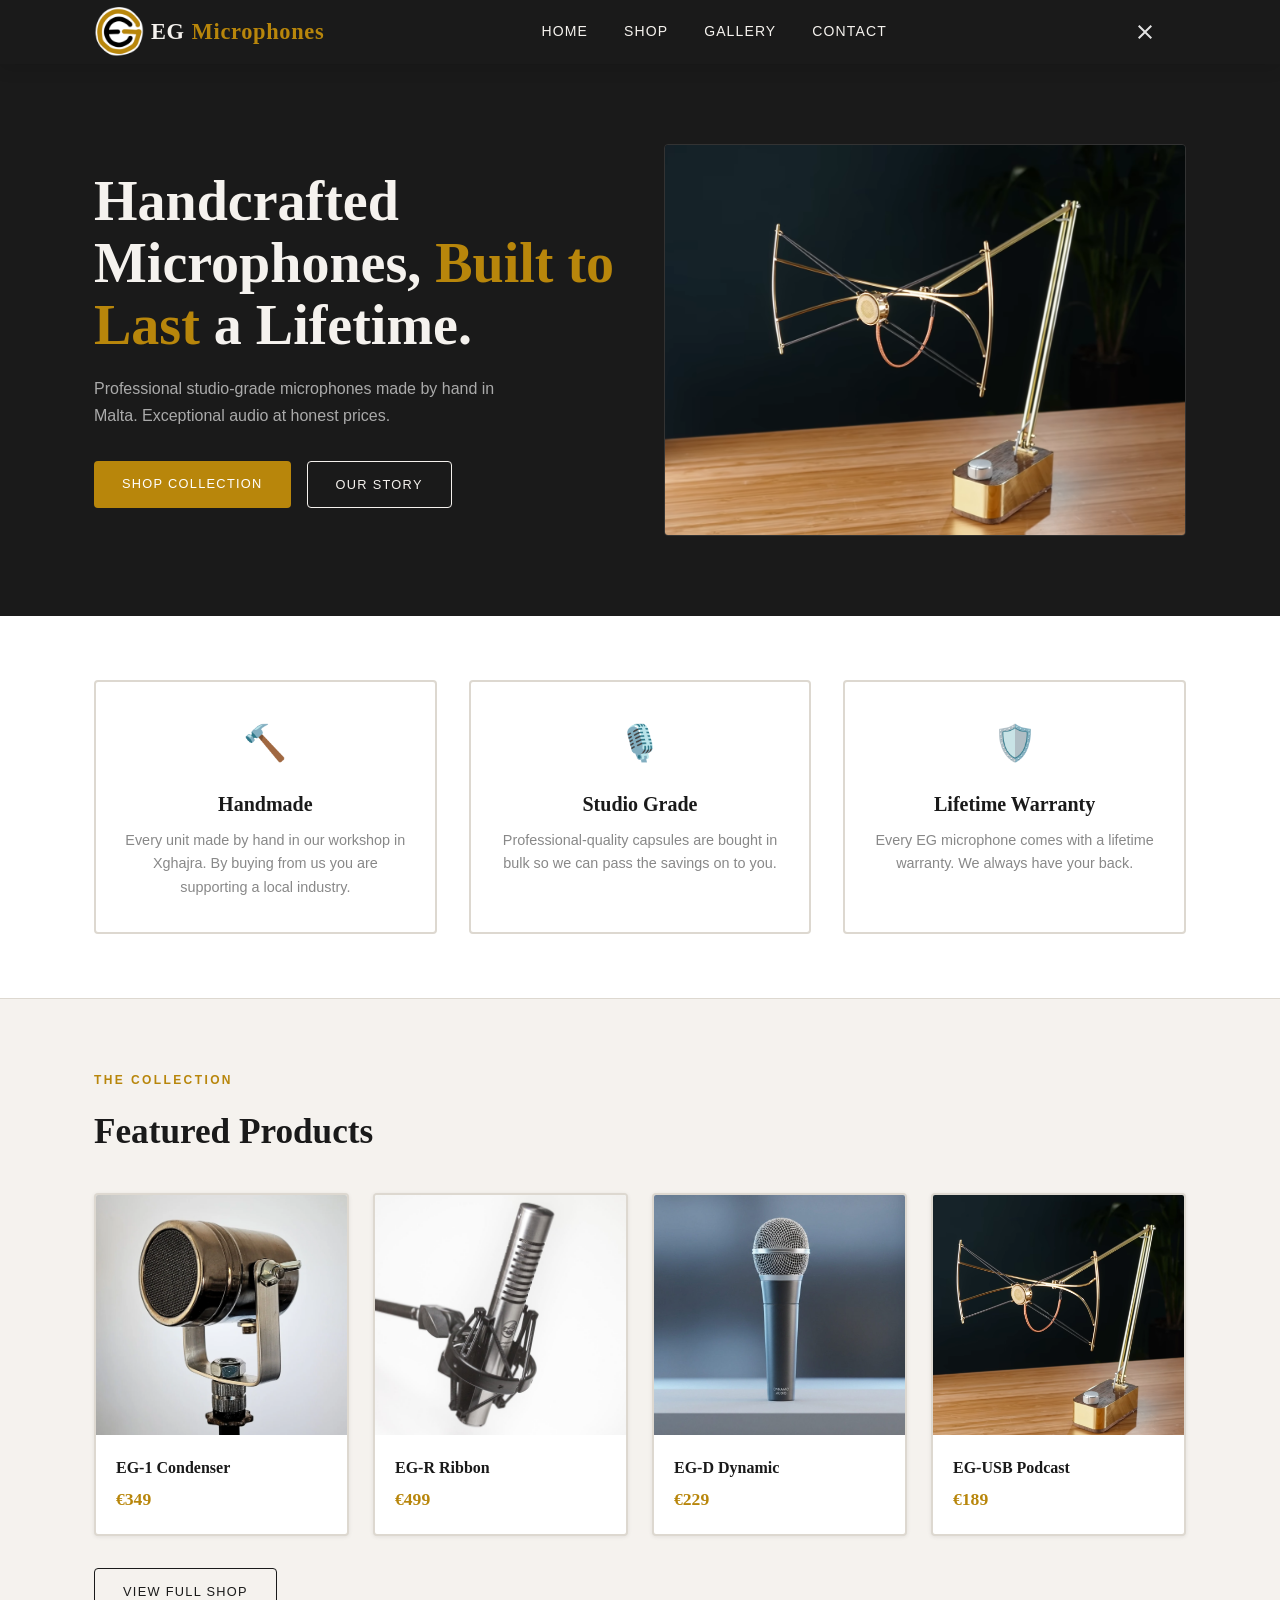
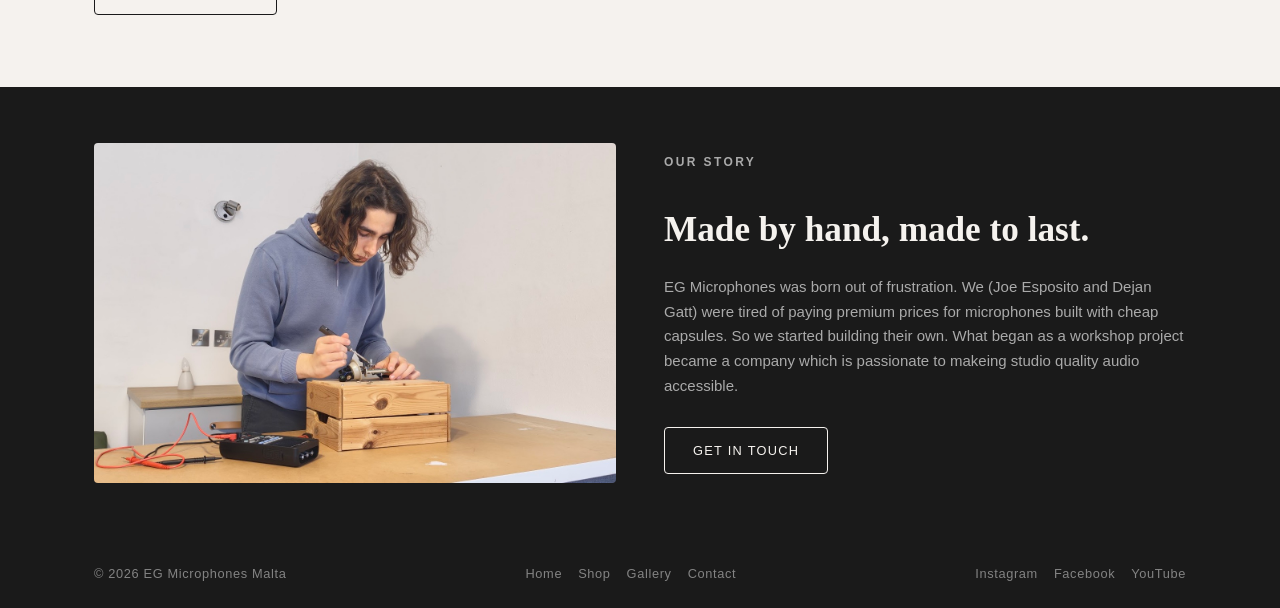
<file: index.html>
<!DOCTYPE html>
<html lang="en">

<head>
  <meta charset="UTF-8" />
  <meta name="viewport" content="width=device-width, initial-scale=1.0" />
  <title>EG Microphones</title>
  <link rel="stylesheet" href="style.css" />
</head>

<body>
  <div id="site-header"></div>

  <main>
    <section class="hero">
      <div class="hero-inner">
        <div class="hero-text">
          <h1>Handcrafted Microphones, <em>Built to Last</em> a Lifetime.</h1>
          <p class="hero-tagline">Professional studio-grade microphones made by hand in Malta. Exceptional audio at
            honest prices.</p>
          <div class="hero-cta">
            <a href="shop.html" class="btn btn-primary">Shop Collection</a>
            <a href="contact.html" class="btn btn-outline-light">Our Story</a>
          </div>
        </div>
        <div class="hero-image">
          <img src="eg-usb.png">
        </div>
      </div>
    </section>

    <section class="features">
      <div class="container">
        <div class="features-grid">
          <div class="feature-card">
            <div class="feature-icon">🔨</div>
            <h3>Handmade</h3>
            <p>Every unit made by hand in our workshop in Xghajra. By buying from us you are supporting a local
              industry.</p>
          </div>
          <div class="feature-card">
            <div class="feature-icon">🎙️</div>
            <h3>Studio Grade</h3>
            <p>Professional-quality capsules are bought in bulk so we can pass the savings on to you.</p>
          </div>
          <div class="feature-card">
            <div class="feature-icon">🛡️</div>
            <h3>Lifetime Warranty</h3>
            <p>Every EG microphone comes with a lifetime warranty. We always have your back.</p>
          </div>
        </div>
      </div>
    </section>

    <section class="section featured-products">
      <div class="container">
        <p class="section-label">The Collection</p>
        <h2 style="margin-bottom:32px;">Featured Products</h2>
        <div class="featured-grid">
          <div class="product-card">
            <img src="EG-1.webp">
            <div class="product-body">
              <h3>EG-1 Condenser</h3>
              <p class="product-price">€349</p>
            </div>
          </div>
          <div class="product-card">
            <img src="eg-r.jpg">
            <div class="product-body">
              <h3>EG-R Ribbon</h3>
              <p class="product-price">€499</p>
            </div>
          </div>
          <div class="product-card">
            <img src="eg-d.jpg">
            <div class="product-body">
              <h3>EG-D Dynamic</h3>
              <p class="product-price">€229</p>
            </div>
          </div>
          <div class="product-card">
            <img src="eg-usb-square.png">
            <div class="product-body">
              <h3>EG-USB Podcast</h3>
              <p class="product-price">€189</p>
            </div>
          </div>
        </div>
        <a href="shop.html" class="btn btn-outline">View Full Shop</a>
      </div>
    </section>

    <section class="section-header">
      <div class="hero-inner">
        <img class="craft-image" src="making1.jpg">
        <div class="craft-text">
          <p class="section-label">Our Story</p>
          <h2>Made by hand, made to last.</h2>
          <p>EG Microphones was born out of frustration. We (Joe Esposito and Dejan Gatt) were tired of paying premium
            prices for microphones built with cheap capsules. So we started building their own. What began as a workshop
            project became a company which is passionate to makeing studio quality audio accessible.</p>
          <a href="contact.html" class="btn btn-outline-light">Get in Touch</a>
        </div>
      </div>
    </section>

  </main>

  <div id="site-footer"></div>

  <script src="https://code.jquery.com/jquery-3.7.1.min.js"></script>
  <script src="main.js"></script>
</body>

</html>
</file>
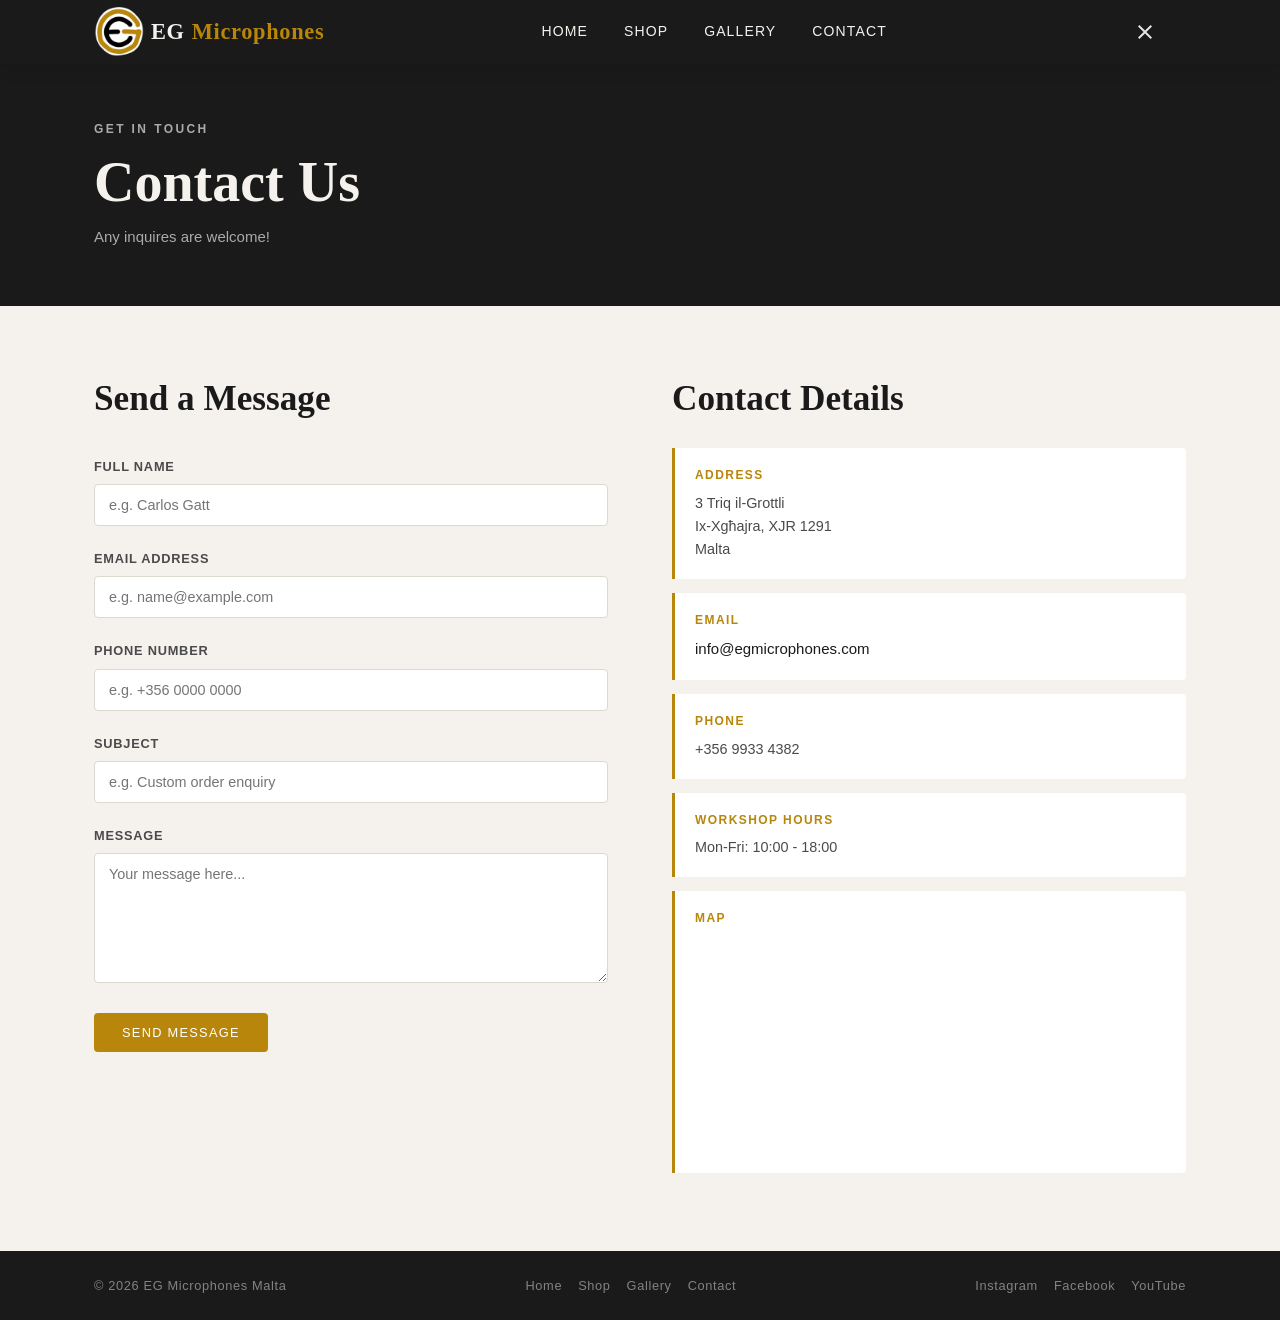
<file: contact.html>
<!DOCTYPE html>
<html lang="en">

<head>
  <meta charset="UTF-8" />
  <meta name="viewport" content="width=device-width, initial-scale=1.0" />
  <title>EG Microphones</title>
  <link rel="stylesheet" href="style.css" />
</head>

<body>
  <div id="site-header"></div>

  <main>
    <section class="section-header">
      <div class="container">
        <p class="section-label">Get in Touch</p>
        <h1>Contact Us</h1>
        <p>Any inquires are welcome!</p>
      </div>
    </section>
    <section class="contact-section">
      <div class="container">
        <div class="contact-grid">
          <div class="contact-form-wrap">
            <h2>Send a Message</h2>

            <div class="form-success" id="form-success">
              Thank you! Your message has been sent. We'll get back to you as soon as we can.
            </div>

            <form id="contact-form" action="mailto:info@egmicrophones.com" method="post" enctype="text/plain">

              <div class="form-group">
                <label for="full-name">Full Name </label>
                <input type="text" id="full-name" name="name" placeholder="e.g. Carlos Gatt" />
              </div>

              <div class="form-group">
                <label for="email">Email Address </label>
                <input type="email" id="email" name="email" placeholder="e.g. name@example.com" />
              </div>

              <div class="form-group">
                <label for="phone">Phone Number</label>
                <input type="tel" id="phone" name="phone" placeholder="e.g. +356 0000 0000" />
              </div>

              <div class="form-group">
                <label for="subject">Subject </label>
                <input type="text" id="subject" name="subject" placeholder="e.g. Custom order enquiry" />
              </div>

              <div class="form-group">
                <label for="message">Message </label>
                <textarea id="message" name="message" placeholder="Your message here..."></textarea>
              </div>

              <button type="submit" class="btn btn-primary">Send Message</button>

            </form>
          </div>
          <div class="contact-details">
            <h2>Contact Details</h2>

            <div class="detail-card">
              <h4>Address</h4>
              <p>3 Triq il-Grottli<br>Ix-Xgħajra, XJR 1291<br>Malta</p>
            </div>

            <div class="detail-card">
              <h4>Email</h4>
              <a href="mailto:info@egmicrophones.com">info@egmicrophones.com</a>
            </div>

            <div class="detail-card">
              <h4>Phone</h4>
              <p>+356 9933 4382</p>
            </div>

            <div class="detail-card">
              <h4>Workshop Hours</h4>
              <p>Mon-Fri: 10:00 - 18:00</p>
            </div>

            <div class="detail-card">
              <h4>Map</h4>
              <div class="map-box">
                <iframe
                  src="https://www.google.com/maps/embed?pb=!1m18!1m12!1m3!1d868.1241906790015!2d14.554013528516055!3d35.883835084848194!2m3!1f0!2f0!3f0!3m2!1i1024!2i768!4f13.1!3m3!1m2!1s0x130e5b51ef7a6b1b%3A0xebdf94886a174dfd!2sTriq%20il-Grottli%2C%20Ix-Xg%C4%A7ajra!5e1!3m2!1sen!2smt!4v1777822326054!5m2!1sen!2smt"
                  width="600" height="450" style="border:0;" allowfullscreen="" loading="lazy"
                  referrerpolicy="no-referrer-when-downgrade"></iframe>
              </div>
            </div>

          </div>

        </div>
      </div>
    </section>

  </main>

  <div id="site-footer"></div>
  <script src="https://code.jquery.com/jquery-3.7.1.min.js"></script>
  <script src="main.js"></script>
  <script>
    $(document).ready(() => {
      $('#contact-form').on('submit', (e) => {
        e.preventDefault();
        let errors = [];

        $('#form-success').hide();

        const name = $('#full-name').val().trim();
        if (name.length < 2) {
          errors.push('Please enter your full name.');
        }

        const email = $('#email').val().trim();
        // Found here https://debounce.com/blog/email-regex/
        const emailRegex = /^[a-zA-Z0-9._%+\-]+@[a-zA-Z0-9.\-]+\.[a-zA-Z]{2,}$/;
        if (!emailRegex.test(email)) {
          errors.push('Please enter a valid email address.');
        }

        const subject = $('#subject').val().trim();
        if (subject.length < 2) {
          errors.push('Please enter a subject.');
        }

        const message = $('#message').val().trim();
        if (message.length < 2) {
          errors.push('Please enter a message.');
        }

        if (errors.length) {
          alert(errors.join('\n'));
          return;
        }

        $('#form-success').show();
        $('#contact-form')[0].reset();
      });
    });
  </script>
</body>

</html>
</file>
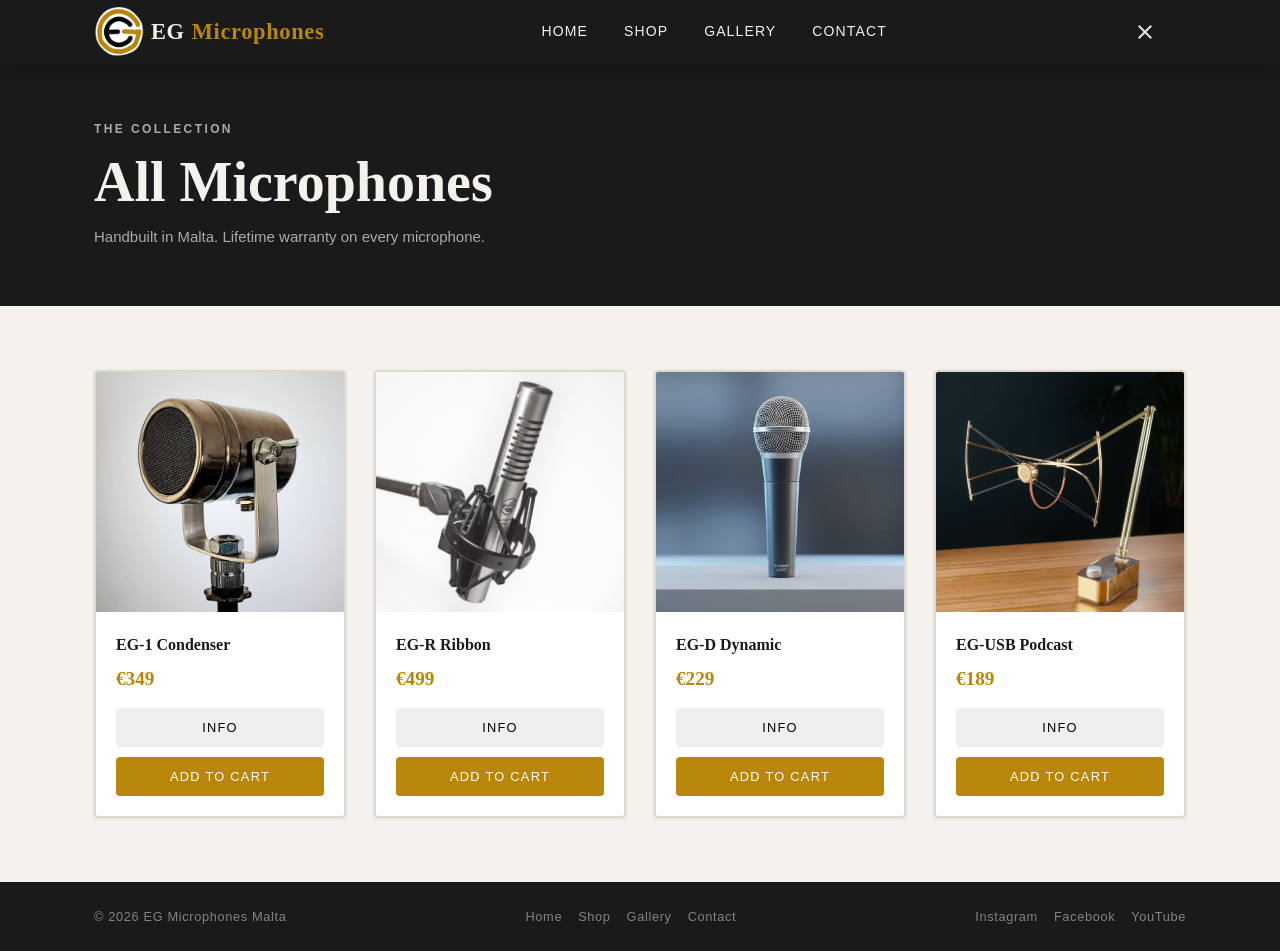
<file: shop.html>
<!DOCTYPE html>
<html lang="en">

<head>
  <meta charset="UTF-8" />
  <meta name="viewport" content="width=device-width, initial-scale=1.0" />
  <title>EG Microphones</title>
  <link rel="stylesheet" href="style.css" />
</head>

<body>

  <div id="site-header"></div>

  <main>
    <section class="section-header">
      <div class="container">
        <p class="section-label">The Collection</p>
        <h1>All Microphones</h1>
        <p>Handbuilt in Malta. Lifetime warranty on every microphone.</p>
      </div>
    </section>

    <section class="products-section">
      <div class="container">
        <div class="products-grid">

          <div class="product-card">
            <img src="EG-1.webp" alt="EG-1 Condenser microphone" />

            <div class="product-body">
              <h3>EG-1 Condenser</h3>
              <p class="price">€349</p>
              <p class="product-desc" id="desc-1">
                The EG-1 is our flagship large-diaphragm condenser microphone. It captures vocals and acoustic instruments with exceptional clarity and warmth.
              </p>
              <div class="product-actions">
                <button class="btn" onclick="toggleInfo('desc-1', this)">Info</button>
                <button class="btn btn-primary" onclick="addToCart('EG-1 Condenser')">Add to Cart</button>
              </div>
            </div>
          </div>

          <div class="product-card">

            <img src="eg-r.jpg" alt="EG-R Ribbon microphone" />

            <div class="product-body">
              <h3>EG-R Ribbon</h3>
              <p class="price">€499</p>
              <p class="product-desc" id="desc-2">
                The EG-R is our ribbon microphone, giving that classic vintage sound loved by recording artists.
              </p>
              <div class="product-actions">
                <button class="btn" onclick="toggleInfo('desc-2', this)">Info</button>
                <button class="btn btn-primary" onclick="addToCart('EG-R Ribbon')">Add to Cart</button>
              </div>
            </div>
          </div>

          <div class="product-card">
            <img src="eg-d.jpg" alt="EG-D Dynamic microphone" />

            <div class="product-body">
              <h3>EG-D Dynamic</h3>
              <p class="price">€229</p>
              <p class="product-desc" id="desc-3">
                The EG-D is a dynamic microphone built for live performance and studio use. Very
                durable with a iron body made in Malta. Perfect for loud guitars, snare drums, live vocals. Supercardioid pattern.
              </p>
              <div class="product-actions">
                <button class="btn" onclick="toggleInfo('desc-3', this)">Info</button>
                <button class="btn btn-primary" onclick="addToCart('EG-D Dynamic')">Add to Cart</button>
              </div>
            </div>
          </div>
          <div class="product-card">
            <img src="eg-usb.png" alt="EG-USB Podcast microphone" />

            <div class="product-body">
              <h3>EG-USB Podcast</h3>
              <p class="price">€189</p>
              <p class="product-desc" id="desc-4">
                The EG-USB brings our handcrafted quality to the normal person. Perfect for podcasters, streamers,
                and home studio owners. Connects directly via USB-B (with USB-C/USB-Mini versions on request) no audio interface needed. Has realtime 0 latency headphone
                monitoring, a cardioid pattern, and the same capsule found in the legendary Neumann TLM 103 (a €1000 mic).
              </p>
              <div class="product-actions">
                <button class="btn" onclick="toggleInfo('desc-4', this)">Info</button>
                <button class="btn btn-primary" onclick="addToCart('EG-USB Podcast')">Add to Cart</button>
              </div>
            </div>
          </div>

        </div>
      </div>
    </section>

  </main>

  <div id="site-footer"></div>

  <script src="https://code.jquery.com/jquery-3.7.1.min.js"></script>
  <script src="main.js"></script>
</body>

</html>
</file>
<file: style.css>
:root {
  --color-bg: #f5f2ee;
  --color-surface: #ffffff;
  --color-dark: #1a1a1a;
  --color-mid: #4a4a4a;
  --color-muted: #888888;
  --color-accent: #b8860b;
  --color-accent-light: #d4a017;
  --color-border: #ddd8d0;
  --color-nav-bg: #1a1a1a;
  --color-nav-text: #f5f2ee;
  --color-footer-bg: #1a1a1a;
  --color-footer-text: #838383;
  --font-heading: Georgia, serif;
  --font-body: Verdana, sans-serif;
  --shadow-sm: 0 1px 4px rgba(0, 0, 0, 0.08);
  --shadow-md: 0 4px 16px rgba(0, 0, 0, 0.12);
  --shadow-lg: 0 8px 32px rgba(0, 0, 0, 0.18);
  --radius: 4px;
  --max-width: 1140px;
}

* {
  box-sizing: border-box;
  margin: 0;
  padding: 0;
}

html {
  scroll-behavior: smooth;
}

body {
  font-family: var(--font-body);
  font-size: 15px;
  line-height: 1.65;
  color: var(--color-dark);
  background: var(--color-bg);
}

img {
  max-width: 100%;
  display: block;
}

a {
  text-decoration: none;
  color: inherit;
}

header {
  background: var(--color-nav-bg);
  color: var(--color-nav-text);
  position: sticky;
  top: 0;
  z-index: 100;
  box-shadow: var(--shadow-md);
}

.header-inner {
  max-width: var(--max-width);
  margin: 0 auto;
  padding: 0 24px;
  display: flex;
  align-items: center;
  justify-content: space-between;
  height: 64px;
}

.logo {
  font-family: var(--font-heading);
  font-size: 1.4rem;
  font-weight: 900;
  letter-spacing: 0.03em;
  color: var(--color-nav-text);
  text-wrap: nowrap;
  display: flex;
  align-items: center;
  gap: 7px;
}

.logo span {
  color: var(--color-accent);
}

nav {
  display: flex;
  align-items: center;
  gap: 8px;
}

nav a {
  color: var(--color-nav-text);
  font-family: var(--font-body);
  font-size: 0.875rem;
  font-weight: normal;
  letter-spacing: 0.08em;
  text-transform: uppercase;
  padding: 8px 14px;
  border-radius: var(--radius);
  transition: background 0.2s, color 0.2s;
  position: relative;
}

nav a::after {
  content: '';
  position: absolute;
  bottom: 4px;
  left: 14px;
  right: 14px;
  height: 1px;
  background: var(--color-accent);
  transform: scaleX(0);
  transition: transform 0.25s ease;
}

nav a:hover {
  color: var(--color-accent-light);
}

nav a:hover::after {
  transform: scaleX(1);
}

nav a.active {
  color: var(--color-accent);
  font-weight: bold;
}

nav a.active::after {
  transform: scaleX(1);
}

main {
  min-height: 60vh;
}

.container {
  max-width: var(--max-width);
  margin: 0 auto;
  padding: 0 24px;
}

.section {
  padding: 72px 0;
}

.section-sm {
  padding: 48px 0;
}

h1 {
  font-family: var(--font-heading);
  font-size: clamp(2rem, 5vw, 3.5rem);
  font-weight: 900;
  line-height: 1.1;
}

h2 {
  font-family: var(--font-heading);
  font-size: clamp(1.5rem, 3vw, 2.2rem);
  font-weight: 700;
}

h3 {
  font-family: var(--font-heading);
  font-size: 1.25rem;
  font-weight: 700;
}

h4 {
  font-family: var(--font-body);
  font-size: 1rem;
  font-weight: bold;
  letter-spacing: 0.05em;
  text-transform: uppercase;
}

.section-label {
  font-size: 0.75rem;
  font-weight: bold;
  letter-spacing: 0.2em;
  text-transform: uppercase;
  color: var(--color-accent);
  margin-bottom: 12px;
}

.btn {
  display: inline-block;
  font-family: var(--font-body);
  font-size: 0.8rem;
  letter-spacing: 0.1em;
  text-transform: uppercase;
  padding: 12px 28px;
  border-radius: var(--radius);
  cursor: pointer;
  border: none;
  transition: all 0.2s ease;
  outline: solid transparent 1px;
}

.btn:not(.btn-primary):hover {
  outline: solid black 1px;
}

.btn-primary {
  background: var(--color-accent);
  color: #fff;
}

.btn-primary:hover {
  background: var(--color-accent-light);
  transform: translateY(-1px);
  box-shadow: var(--shadow-md);
}

.btn-outline {
  background: transparent;
  color: var(--color-dark);
  border: 1.5px solid var(--color-dark);
}

.btn-outline:hover {
  background: var(--color-dark);
  color: #fff;
}

.btn-outline-light {
  background: transparent;
  color: var(--color-nav-text);
  border: 1.5px solid var(--color-nav-text);
}

.btn-outline-light:hover {
  background: var(--color-nav-text);
  color: var(--color-dark);
}

footer {
  background: var(--color-footer-bg);
  color: var(--color-footer-text);
}

.inner-footer {
  max-width: var(--max-width);
  display: flex;
  align-items: center;
  justify-content: space-between;
  flex-wrap: wrap;
  margin: auto;
  padding: 24px;
}

.footer-links {
  display: flex;
  gap: 16px;
}

.footer-links a {
  font-size: 0.8rem;
  transition: 0.2s;
  letter-spacing: 0.05em;
}

.footer-links a:hover {
  color: var(--color-accent);
}

.hero {
  background: var(--color-dark);
  color: var(--color-nav-text);
  padding: 80px 0;
  overflow: hidden;
  position: relative;
}

.hero-inner {
  max-width: var(--max-width);
  margin: 0 auto;
  padding: 0 24px;
  display: grid;
  grid-template-columns: 1fr 1fr;
  gap: 48px;
  align-items: center;
}

.hero-text {
  position: relative;
  z-index: 1;
}

.hero-text h1 {
  margin-bottom: 20px;
}

.hero-text h1 em {
  font-style: normal;
  color: var(--color-accent);
}

.hero-tagline {
  color: #aaa;
  font-size: 1rem;
  margin-bottom: 32px;
  max-width: 420px;
}

.hero-cta {
  display: flex;
  gap: 16px;
  flex-wrap: wrap;
}

.hero-image {
  position: relative;
}

.hero-image img {
  width: 100%;
  border-radius: var(--radius);
  border: 1px solid #333;
  aspect-ratio: 4/3;
  object-fit: cover;
}

.features {
  background: var(--color-surface);
  padding: 64px 0;
  border-bottom: 1px solid var(--color-border);
}

.features-grid {
  display: grid;
  grid-template-columns: repeat(3, 1fr);
  gap: 32px;
}

.feature-card {
  padding: 32px 28px;
  border: 2px solid var(--color-border);
  border-radius: var(--radius);
  text-align: center;
}

.feature-icon {
  font-size: 2.2rem;
  margin-bottom: 16px;
}

.feature-card h3 {
  margin-bottom: 8px;
}

.feature-card p {
  color: var(--color-muted);
  font-size: 0.9rem;
}

.featured-products {
  background: var(--color-bg);
}

.featured-grid {
  display: grid;
  grid-template-columns: repeat(4, 1fr);
  gap: 24px;
  margin-bottom: 32px;
}

.product-price {
  font-family: var(--font-heading);
  font-size: 1.1rem;
  color: var(--color-accent);
  font-weight: 700;
}

.craft-image {
  border-radius: var(--radius);
}

.craft-text h2 {
  margin-bottom: 16px;
}

.craft-text p {
  color: #aaa;
  margin-bottom: 28px;
}

.section-header {
  background: var(--color-dark);
  color: var(--color-nav-text);
  padding: 56px 0;
}

.section-header h1 {
  margin-bottom: 12px;
}

.section-header p {
  color: #aaa;
  max-width: 520px;
}

.products-section {
  padding: 64px 0;
}

.products-grid {
  display: grid;
  grid-template-columns: repeat(4, 1fr);
  gap: 28px;
}

.product-card {
  background: var(--color-surface);
  border: 2px solid var(--color-border);
  border-radius: var(--radius);
  overflow: hidden;
  display: flex;
  flex-direction: column;
  box-shadow: var(--shadow-sm);
  transition: cubic-bezier(0.075, 0.82, 0.165, 1) box-shadow 0.5s, cubic-bezier(0.075, 0.82, 0.165, 1) transform 0.5s;
}

.product-card:hover {
  border: 2px solid var(--color-accent);
  box-shadow: var(--shadow-lg);
  transform: translateY(-4px);
}

.product-card img {
  width: 100%;
  height: 240px;
  aspect-ratio: 1;
  object-fit: cover;
}

.product-body {
  padding: 20px;
  flex: 1;
  display: flex;
  flex-direction: column;
}

.product-body h3 {
  margin-bottom: 4px;
  font-size: 1rem;
}

.product-body .price {
  font-family: var(--font-heading);
  color: var(--color-accent);
  font-size: 1.2rem;
  font-weight: 700;
  margin-bottom: 14px;
}

.carousel {
  margin: 20px;
  border: 5px solid black;
  background-color: rgb(27, 27, 27);
}

.slick-slide>img {
  max-height: 400px;
  width: 100%;
  object-fit: contain;
}

.slick-prev:before,
.slick-next:before {
  color: black !important;
}

.product-desc {
  display: none;
  font-size: 0.85rem;
  color: var(--color-mid);
  margin-bottom: 14px;
  border-left: 2px solid var(--color-accent);
  padding-left: 12px;
}

.product-actions {
  display: flex;
  flex-direction: column;
  gap: 10px;
  margin-top: auto;
}

@media (max-width: 900px) {
  .products-grid {
    grid-template-columns: repeat(2, 1fr);
  }
}

@media (max-width: 600px) {
  .products-grid {
    grid-template-columns: repeat(1, 1fr);
  }
}

.gallery-grid-section {
  padding: 64px 0;
  background: var(--color-surface);
}

.gallery-grid {
  display: grid;
  grid-template-columns: repeat(3, 1fr);
  gap: 16px;
}

.gallery-grid>img {
  object-fit: cover;
  border-radius: var(--radius);
  border: 1px solid var(--color-border);
  aspect-ratio: 4/3;
}

.contact-section {
  padding: 64px 0;
}

.contact-grid {
  display: grid;
  grid-template-columns: 1fr 1fr;
  gap: 64px;
  align-items: start;
}

.contact-form-wrap h2 {
  margin-bottom: 28px;
}

.form-group {
  margin-bottom: 22px;
}

.form-group label {
  display: block;
  font-size: 0.8rem;
  font-weight: bold;
  letter-spacing: 0.06em;
  text-transform: uppercase;
  color: var(--color-mid);
  margin-bottom: 7px;
}

.form-group input,
.form-group textarea {
  width: 100%;
  padding: 12px 14px;
  font-family: var(--font-body);
  font-size: 0.9rem;
  color: var(--color-dark);
  background: var(--color-surface);
  border: 1px solid var(--color-border);
  border-radius: var(--radius);
  outline: none;
  transition: border-color 0.2s, box-shadow 0.2s;
}

.form-group input:focus,
.form-group textarea:focus {
  border-color: var(--color-accent);
  box-shadow: 0 0 0 3px rgba(184, 134, 11, 0.12);
}

.form-group textarea {
  height: 130px;
  resize: vertical;
}

.form-success {
  display: none;
  background: #d4edda;
  color: #155724;
  border-radius: var(--radius);
  padding: 1em;
  margin-bottom: 20px;
}

.contact-details h2 {
  margin-bottom: 20px;
}

.detail-card {
  border-left: 3px solid var(--color-accent);
  background: var(--color-surface);
  padding: 18px 20px;
  margin-bottom: 14px;
  border-radius: 0 var(--radius) var(--radius) 0;
}

.detail-card h4 {
  font-size: 0.75rem;
  letter-spacing: 0.12em;
  text-transform: uppercase;
  color: var(--color-accent);
  margin-bottom: 6px;
}

.detail-card p {
  font-size: 0.9rem;
  color: var(--color-mid);
  line-height: 1.6;
}

.map-box {
  height: 220px;
}

.map-box iframe {
  width: 100%;
  height: 100%;
}
</file>
